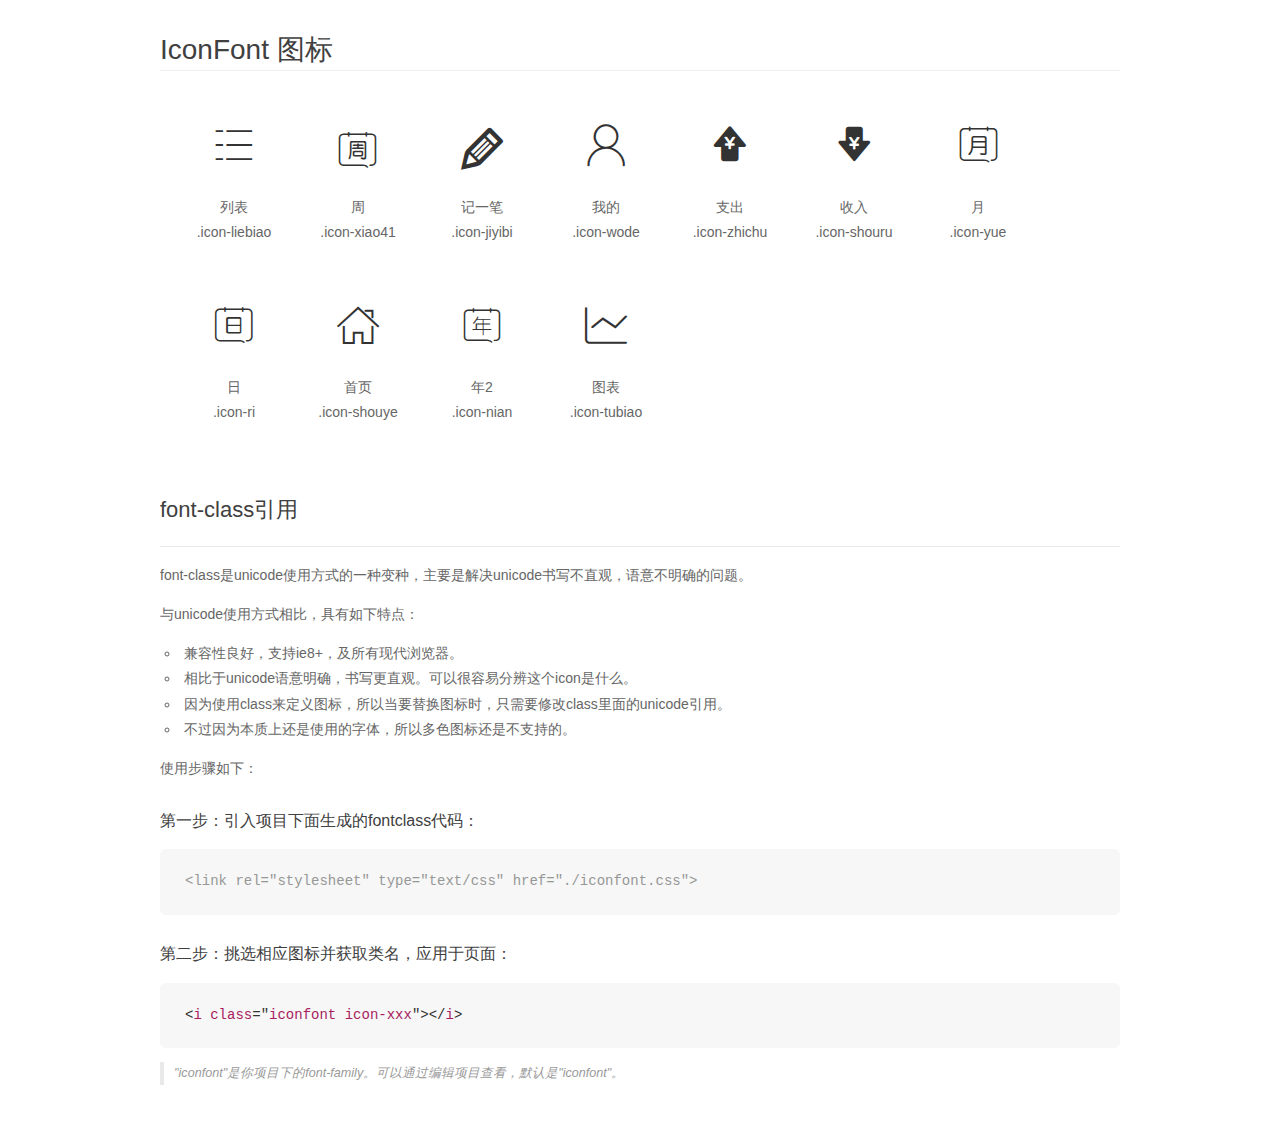
<file: css/iconfont/demo_fontclass.html>
<!DOCTYPE html>
<html>
<head>
    <meta charset="utf-8"/>
    <title>IconFont</title>
    <link rel="stylesheet" href="demo.css">
    <link rel="stylesheet" href="iconfont.css">
</head>
<body>
    <div class="main markdown">
        <h1>IconFont 图标</h1>
        <ul class="icon_lists clear">
            
                <li>
                <i class="icon iconfont icon-liebiao"></i>
                    <div class="name">列表</div>
                    <div class="fontclass">.icon-liebiao</div>
                </li>
            
                <li>
                <i class="icon iconfont icon-xiao41"></i>
                    <div class="name">周</div>
                    <div class="fontclass">.icon-xiao41</div>
                </li>
            
                <li>
                <i class="icon iconfont icon-jiyibi"></i>
                    <div class="name">记一笔</div>
                    <div class="fontclass">.icon-jiyibi</div>
                </li>
            
                <li>
                <i class="icon iconfont icon-wode"></i>
                    <div class="name">我的</div>
                    <div class="fontclass">.icon-wode</div>
                </li>
            
                <li>
                <i class="icon iconfont icon-zhichu"></i>
                    <div class="name">支出</div>
                    <div class="fontclass">.icon-zhichu</div>
                </li>
            
                <li>
                <i class="icon iconfont icon-shouru"></i>
                    <div class="name">收入</div>
                    <div class="fontclass">.icon-shouru</div>
                </li>
            
                <li>
                <i class="icon iconfont icon-yue"></i>
                    <div class="name">月</div>
                    <div class="fontclass">.icon-yue</div>
                </li>
            
                <li>
                <i class="icon iconfont icon-ri"></i>
                    <div class="name">日</div>
                    <div class="fontclass">.icon-ri</div>
                </li>
            
                <li>
                <i class="icon iconfont icon-shouye"></i>
                    <div class="name">首页</div>
                    <div class="fontclass">.icon-shouye</div>
                </li>
            
                <li>
                <i class="icon iconfont icon-nian"></i>
                    <div class="name">年2</div>
                    <div class="fontclass">.icon-nian</div>
                </li>
            
                <li>
                <i class="icon iconfont icon-tubiao"></i>
                    <div class="name">图表</div>
                    <div class="fontclass">.icon-tubiao</div>
                </li>
            
        </ul>

        <h2 id="font-class-">font-class引用</h2>
        <hr>

        <p>font-class是unicode使用方式的一种变种，主要是解决unicode书写不直观，语意不明确的问题。</p>
        <p>与unicode使用方式相比，具有如下特点：</p>
        <ul>
        <li>兼容性良好，支持ie8+，及所有现代浏览器。</li>
        <li>相比于unicode语意明确，书写更直观。可以很容易分辨这个icon是什么。</li>
        <li>因为使用class来定义图标，所以当要替换图标时，只需要修改class里面的unicode引用。</li>
        <li>不过因为本质上还是使用的字体，所以多色图标还是不支持的。</li>
        </ul>
        <p>使用步骤如下：</p>
        <h3 id="-fontclass-">第一步：引入项目下面生成的fontclass代码：</h3>


        <pre><code class="lang-js hljs javascript"><span class="hljs-comment">&lt;link rel="stylesheet" type="text/css" href="./iconfont.css"&gt;</span></code></pre>
        <h3 id="-">第二步：挑选相应图标并获取类名，应用于页面：</h3>
        <pre><code class="lang-css hljs">&lt;<span class="hljs-selector-tag">i</span> <span class="hljs-selector-tag">class</span>="<span class="hljs-selector-tag">iconfont</span> <span class="hljs-selector-tag">icon-xxx</span>"&gt;&lt;/<span class="hljs-selector-tag">i</span>&gt;</code></pre>
        <blockquote>
        <p>"iconfont"是你项目下的font-family。可以通过编辑项目查看，默认是"iconfont"。</p>
        </blockquote>
    </div>
</body>
</html>
</file>
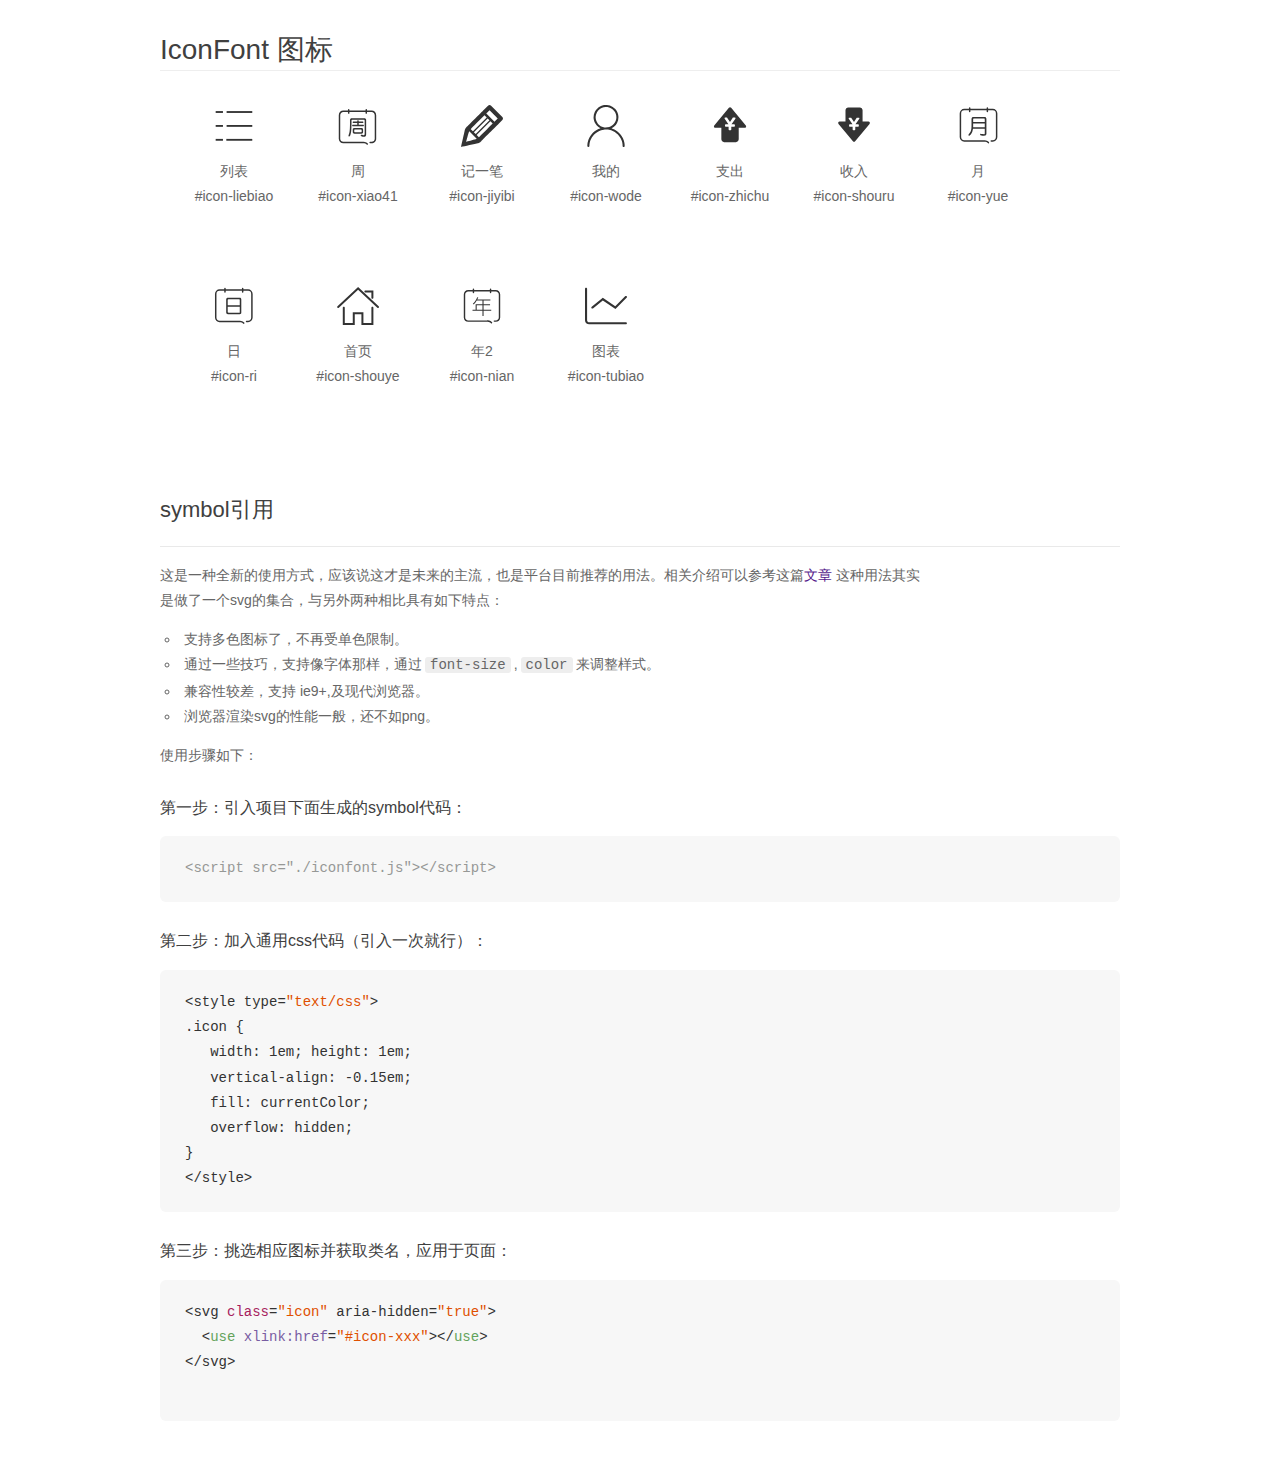
<file: css/iconfont/demo_symbol.html>
<!DOCTYPE html>
<html>
<head>
    <meta charset="utf-8"/>
    <title>IconFont</title>
    <link rel="stylesheet" href="demo.css">
    <script src="iconfont.js"></script>

    <style type="text/css">
        .icon {
          /* 通过设置 font-size 来改变图标大小 */
          width: 1em; height: 1em;
          /* 图标和文字相邻时，垂直对齐 */
          vertical-align: -0.15em;
          /* 通过设置 color 来改变 SVG 的颜色/fill */
          fill: currentColor;
          /* path 和 stroke 溢出 viewBox 部分在 IE 下会显示
             normalize.css 中也包含这行 */
          overflow: hidden;
        }

    </style>
</head>
<body>
    <div class="main markdown">
        <h1>IconFont 图标</h1>
        <ul class="icon_lists clear">
            
                <li>
                    <svg class="icon" aria-hidden="true">
                        <use xlink:href="#icon-liebiao"></use>
                    </svg>
                    <div class="name">列表</div>
                    <div class="fontclass">#icon-liebiao</div>
                </li>
            
                <li>
                    <svg class="icon" aria-hidden="true">
                        <use xlink:href="#icon-xiao41"></use>
                    </svg>
                    <div class="name">周</div>
                    <div class="fontclass">#icon-xiao41</div>
                </li>
            
                <li>
                    <svg class="icon" aria-hidden="true">
                        <use xlink:href="#icon-jiyibi"></use>
                    </svg>
                    <div class="name">记一笔</div>
                    <div class="fontclass">#icon-jiyibi</div>
                </li>
            
                <li>
                    <svg class="icon" aria-hidden="true">
                        <use xlink:href="#icon-wode"></use>
                    </svg>
                    <div class="name">我的</div>
                    <div class="fontclass">#icon-wode</div>
                </li>
            
                <li>
                    <svg class="icon" aria-hidden="true">
                        <use xlink:href="#icon-zhichu"></use>
                    </svg>
                    <div class="name">支出</div>
                    <div class="fontclass">#icon-zhichu</div>
                </li>
            
                <li>
                    <svg class="icon" aria-hidden="true">
                        <use xlink:href="#icon-shouru"></use>
                    </svg>
                    <div class="name">收入</div>
                    <div class="fontclass">#icon-shouru</div>
                </li>
            
                <li>
                    <svg class="icon" aria-hidden="true">
                        <use xlink:href="#icon-yue"></use>
                    </svg>
                    <div class="name">月</div>
                    <div class="fontclass">#icon-yue</div>
                </li>
            
                <li>
                    <svg class="icon" aria-hidden="true">
                        <use xlink:href="#icon-ri"></use>
                    </svg>
                    <div class="name">日</div>
                    <div class="fontclass">#icon-ri</div>
                </li>
            
                <li>
                    <svg class="icon" aria-hidden="true">
                        <use xlink:href="#icon-shouye"></use>
                    </svg>
                    <div class="name">首页</div>
                    <div class="fontclass">#icon-shouye</div>
                </li>
            
                <li>
                    <svg class="icon" aria-hidden="true">
                        <use xlink:href="#icon-nian"></use>
                    </svg>
                    <div class="name">年2</div>
                    <div class="fontclass">#icon-nian</div>
                </li>
            
                <li>
                    <svg class="icon" aria-hidden="true">
                        <use xlink:href="#icon-tubiao"></use>
                    </svg>
                    <div class="name">图表</div>
                    <div class="fontclass">#icon-tubiao</div>
                </li>
            
        </ul>


        <h2 id="symbol-">symbol引用</h2>
        <hr>

        <p>这是一种全新的使用方式，应该说这才是未来的主流，也是平台目前推荐的用法。相关介绍可以参考这篇<a href="">文章</a>
        这种用法其实是做了一个svg的集合，与另外两种相比具有如下特点：</p>
        <ul>
          <li>支持多色图标了，不再受单色限制。</li>
          <li>通过一些技巧，支持像字体那样，通过<code>font-size</code>,<code>color</code>来调整样式。</li>
          <li>兼容性较差，支持 ie9+,及现代浏览器。</li>
          <li>浏览器渲染svg的性能一般，还不如png。</li>
        </ul>
        <p>使用步骤如下：</p>
        <h3 id="-symbol-">第一步：引入项目下面生成的symbol代码：</h3>
        <pre><code class="lang-js hljs javascript"><span class="hljs-comment">&lt;script src="./iconfont.js"&gt;&lt;/script&gt;</span></code></pre>
        <h3 id="-css-">第二步：加入通用css代码（引入一次就行）：</h3>
        <pre><code class="lang-js hljs javascript">&lt;style type=<span class="hljs-string">"text/css"</span>&gt;
.icon {
   width: <span class="hljs-number">1</span>em; height: <span class="hljs-number">1</span>em;
   vertical-align: <span class="hljs-number">-0.15</span>em;
   fill: currentColor;
   overflow: hidden;
}
&lt;<span class="hljs-regexp">/style&gt;</span></code></pre>
        <h3 id="-">第三步：挑选相应图标并获取类名，应用于页面：</h3>
        <pre><code class="lang-js hljs javascript">&lt;svg <span class="hljs-class"><span class="hljs-keyword">class</span></span>=<span class="hljs-string">"icon"</span> aria-hidden=<span class="hljs-string">"true"</span>&gt;<span class="xml"><span class="hljs-tag">
  &lt;<span class="hljs-name">use</span> <span class="hljs-attr">xlink:href</span>=<span class="hljs-string">"#icon-xxx"</span>&gt;</span><span class="hljs-tag">&lt;/<span class="hljs-name">use</span>&gt;</span>
</span>&lt;<span class="hljs-regexp">/svg&gt;
        </span></code></pre>
    </div>
</body>
</html>
</file>
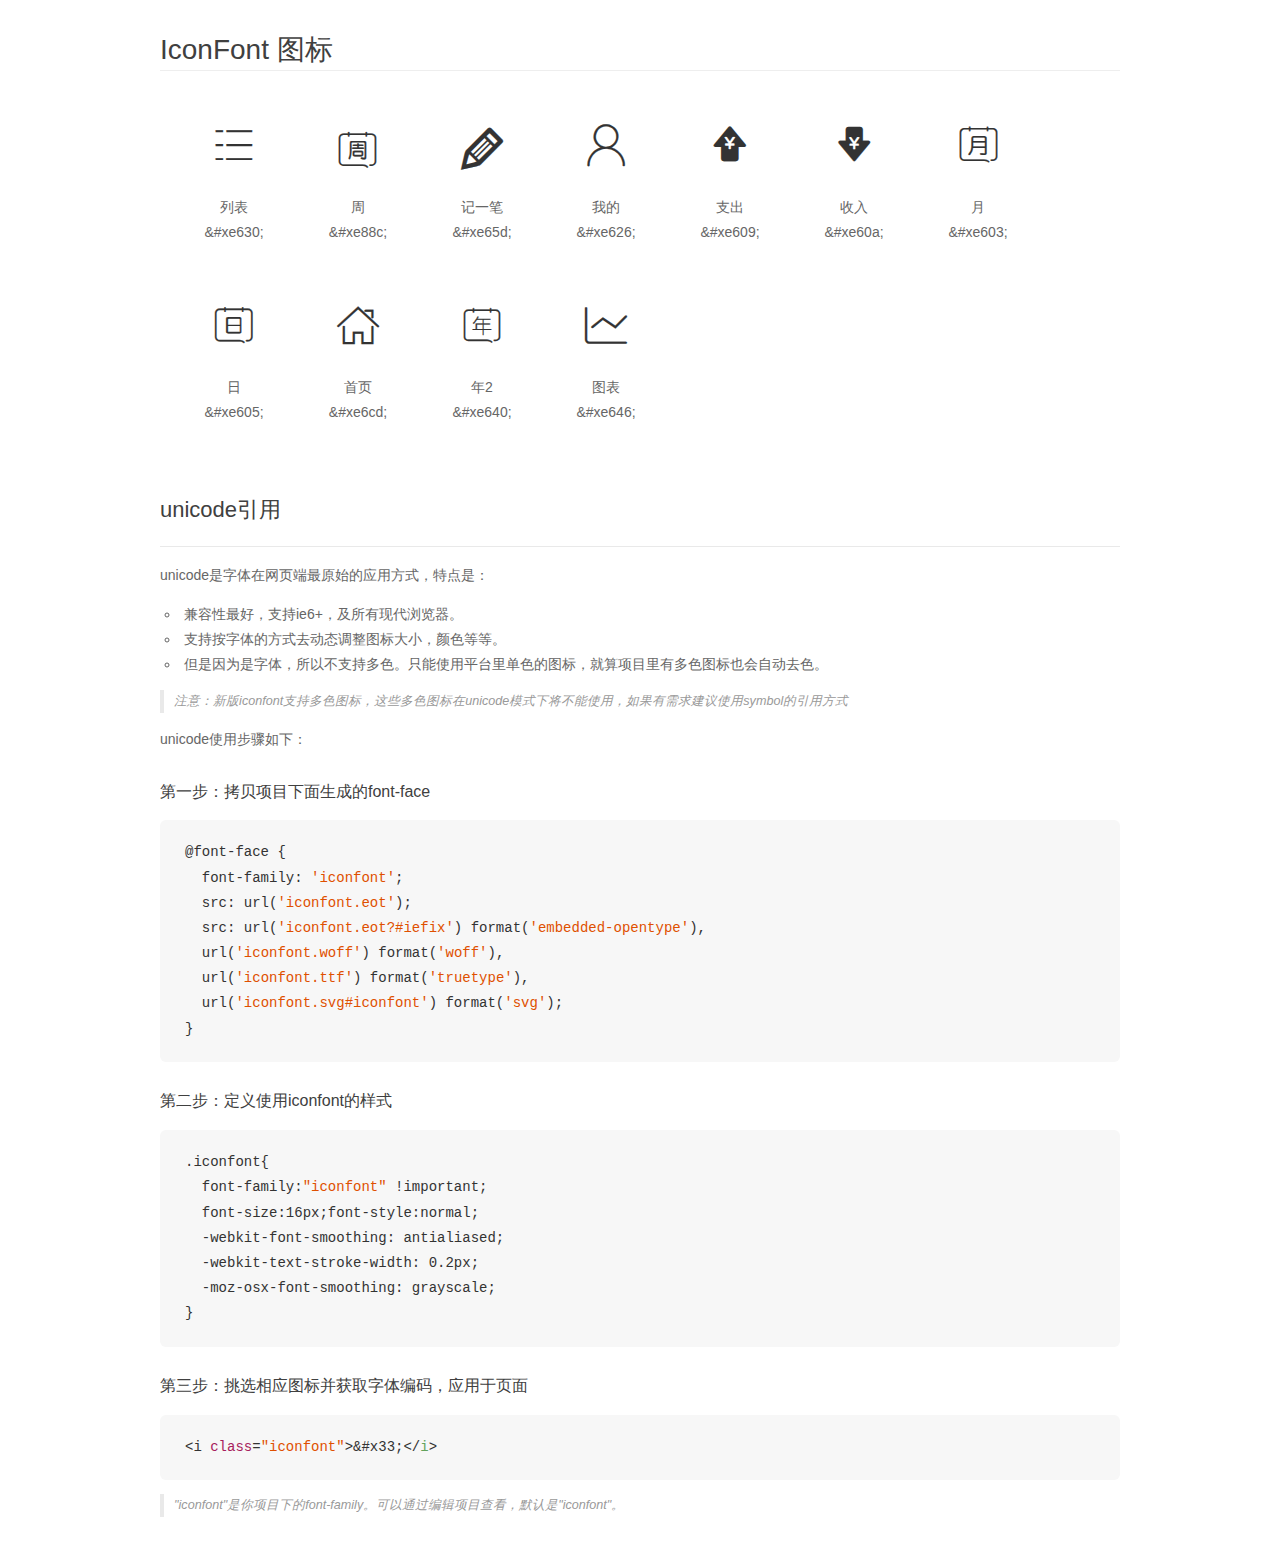
<file: css/iconfont/demo_unicode.html>
<!DOCTYPE html>
<html>
<head>
    <meta charset="utf-8"/>
    <title>IconFont</title>
    <link rel="stylesheet" href="demo.css">

    <style type="text/css">

        @font-face {font-family: "iconfont";
          src: url('iconfont.eot'); /* IE9*/
          src: url('iconfont.eot#iefix') format('embedded-opentype'), /* IE6-IE8 */
          url('iconfont.woff') format('woff'), /* chrome, firefox */
          url('iconfont.ttf') format('truetype'), /* chrome, firefox, opera, Safari, Android, iOS 4.2+*/
          url('iconfont.svg#iconfont') format('svg'); /* iOS 4.1- */
        }

        .iconfont {
          font-family:"iconfont" !important;
          font-size:16px;
          font-style:normal;
          -webkit-font-smoothing: antialiased;
          -webkit-text-stroke-width: 0.2px;
          -moz-osx-font-smoothing: grayscale;
        }

    </style>
</head>
<body>
    <div class="main markdown">
        <h1>IconFont 图标</h1>
        <ul class="icon_lists clear">
            
                <li>
                <i class="icon iconfont">&#xe630;</i>
                    <div class="name">列表</div>
                    <div class="code">&amp;#xe630;</div>
                </li>
            
                <li>
                <i class="icon iconfont">&#xe88c;</i>
                    <div class="name">周</div>
                    <div class="code">&amp;#xe88c;</div>
                </li>
            
                <li>
                <i class="icon iconfont">&#xe65d;</i>
                    <div class="name">记一笔</div>
                    <div class="code">&amp;#xe65d;</div>
                </li>
            
                <li>
                <i class="icon iconfont">&#xe626;</i>
                    <div class="name">我的</div>
                    <div class="code">&amp;#xe626;</div>
                </li>
            
                <li>
                <i class="icon iconfont">&#xe609;</i>
                    <div class="name">支出</div>
                    <div class="code">&amp;#xe609;</div>
                </li>
            
                <li>
                <i class="icon iconfont">&#xe60a;</i>
                    <div class="name">收入</div>
                    <div class="code">&amp;#xe60a;</div>
                </li>
            
                <li>
                <i class="icon iconfont">&#xe603;</i>
                    <div class="name">月</div>
                    <div class="code">&amp;#xe603;</div>
                </li>
            
                <li>
                <i class="icon iconfont">&#xe605;</i>
                    <div class="name">日</div>
                    <div class="code">&amp;#xe605;</div>
                </li>
            
                <li>
                <i class="icon iconfont">&#xe6cd;</i>
                    <div class="name">首页</div>
                    <div class="code">&amp;#xe6cd;</div>
                </li>
            
                <li>
                <i class="icon iconfont">&#xe640;</i>
                    <div class="name">年2</div>
                    <div class="code">&amp;#xe640;</div>
                </li>
            
                <li>
                <i class="icon iconfont">&#xe646;</i>
                    <div class="name">图表</div>
                    <div class="code">&amp;#xe646;</div>
                </li>
            
        </ul>
        <h2 id="unicode-">unicode引用</h2>
        <hr>

        <p>unicode是字体在网页端最原始的应用方式，特点是：</p>
        <ul>
        <li>兼容性最好，支持ie6+，及所有现代浏览器。</li>
        <li>支持按字体的方式去动态调整图标大小，颜色等等。</li>
        <li>但是因为是字体，所以不支持多色。只能使用平台里单色的图标，就算项目里有多色图标也会自动去色。</li>
        </ul>
        <blockquote>
        <p>注意：新版iconfont支持多色图标，这些多色图标在unicode模式下将不能使用，如果有需求建议使用symbol的引用方式</p>
        </blockquote>
        <p>unicode使用步骤如下：</p>
        <h3 id="-font-face">第一步：拷贝项目下面生成的font-face</h3>
        <pre><code class="lang-js hljs javascript">@font-face {
  font-family: <span class="hljs-string">'iconfont'</span>;
  src: url(<span class="hljs-string">'iconfont.eot'</span>);
  src: url(<span class="hljs-string">'iconfont.eot?#iefix'</span>) format(<span class="hljs-string">'embedded-opentype'</span>),
  url(<span class="hljs-string">'iconfont.woff'</span>) format(<span class="hljs-string">'woff'</span>),
  url(<span class="hljs-string">'iconfont.ttf'</span>) format(<span class="hljs-string">'truetype'</span>),
  url(<span class="hljs-string">'iconfont.svg#iconfont'</span>) format(<span class="hljs-string">'svg'</span>);
}
</code></pre>
        <h3 id="-iconfont-">第二步：定义使用iconfont的样式</h3>
        <pre><code class="lang-js hljs javascript">.iconfont{
  font-family:<span class="hljs-string">"iconfont"</span> !important;
  font-size:<span class="hljs-number">16</span>px;font-style:normal;
  -webkit-font-smoothing: antialiased;
  -webkit-text-stroke-width: <span class="hljs-number">0.2</span>px;
  -moz-osx-font-smoothing: grayscale;
}
</code></pre>
        <h3 id="-">第三步：挑选相应图标并获取字体编码，应用于页面</h3>
        <pre><code class="lang-js hljs javascript">&lt;i <span class="hljs-class"><span class="hljs-keyword">class</span></span>=<span class="hljs-string">"iconfont"</span>&gt;&amp;#x33;<span class="xml"><span class="hljs-tag">&lt;/<span class="hljs-name">i</span>&gt;</span></span></code></pre>

        <blockquote>
        <p>"iconfont"是你项目下的font-family。可以通过编辑项目查看，默认是"iconfont"。</p>
        </blockquote>
    </div>


</body>
</html>
</file>
<file: css/iconfont/iconfont.css>
@font-face {font-family: "iconfont";
  src: url('iconfont.eot?t=1507536356721'); /* IE9*/
  src: url('iconfont.eot?t=1507536356721#iefix') format('embedded-opentype'), /* IE6-IE8 */
  url('[data-uri]') format('woff'),
  url('iconfont.ttf?t=1507536356721') format('truetype'), /* chrome, firefox, opera, Safari, Android, iOS 4.2+*/
  url('iconfont.svg?t=1507536356721#iconfont') format('svg'); /* iOS 4.1- */
}

.iconfont {
  font-family:"iconfont" !important;
  font-size:16px;
  font-style:normal;
  -webkit-font-smoothing: antialiased;
  -moz-osx-font-smoothing: grayscale;
}

.icon-liebiao:before { content: "\e630"; }

.icon-xiao41:before { content: "\e88c"; }

.icon-jiyibi:before { content: "\e65d"; }

.icon-wode:before { content: "\e626"; }

.icon-zhichu:before { content: "\e609"; }

.icon-shouru:before { content: "\e60a"; }

.icon-yue:before { content: "\e603"; }

.icon-ri:before { content: "\e605"; }

.icon-shouye:before { content: "\e6cd"; }

.icon-nian:before { content: "\e640"; }

.icon-tubiao:before { content: "\e646"; }
</file>
<file: css/iconfont/demo.css>
*{margin: 0;padding: 0;list-style: none;}
/*
KISSY CSS Reset
理念：1. reset 的目的不是清除浏览器的默认样式，这仅是部分工作。清除和重置是紧密不可分的。
2. reset 的目的不是让默认样式在所有浏览器下一致，而是减少默认样式有可能带来的问题。
3. reset 期望提供一套普适通用的基础样式。但没有银弹，推荐根据具体需求，裁剪和修改后再使用。
特色：1. 适应中文；2. 基于最新主流浏览器。
维护：玉伯<lifesinger@gmail.com>, 正淳<ragecarrier@gmail.com>
 */

/** 清除内外边距 **/
body, h1, h2, h3, h4, h5, h6, hr, p, blockquote, /* structural elements 结构元素 */
dl, dt, dd, ul, ol, li, /* list elements 列表元素 */
pre, /* text formatting elements 文本格式元素 */
form, fieldset, legend, button, input, textarea, /* form elements 表单元素 */
th, td /* table elements 表格元素 */ {
  margin: 0;
  padding: 0;
}

/** 设置默认字体 **/
body,
button, input, select, textarea /* for ie */ {
  font: 12px/1.5 tahoma, arial, \5b8b\4f53, sans-serif;
}
h1, h2, h3, h4, h5, h6 { font-size: 100%; }
address, cite, dfn, em, var { font-style: normal; } /* 将斜体扶正 */
code, kbd, pre, samp { font-family: courier new, courier, monospace; } /* 统一等宽字体 */
small { font-size: 12px; } /* 小于 12px 的中文很难阅读，让 small 正常化 */

/** 重置列表元素 **/
ul, ol { list-style: none; }

/** 重置文本格式元素 **/
a { text-decoration: none; }
a:hover { text-decoration: underline; }


/** 重置表单元素 **/
legend { color: #000; } /* for ie6 */
fieldset, img { border: 0; } /* img 搭车：让链接里的 img 无边框 */
button, input, select, textarea { font-size: 100%; } /* 使得表单元素在 ie 下能继承字体大小 */
/* 注：optgroup 无法扶正 */

/** 重置表格元素 **/
table { border-collapse: collapse; border-spacing: 0; }

/* 清除浮动 */
.ks-clear:after, .clear:after {
  content: '\20';
  display: block;
  height: 0;
  clear: both;
}
.ks-clear, .clear {
  *zoom: 1;
}

.main {
  padding: 30px 100px;
width: 960px;
margin: 0 auto;
}
.main h1{font-size:36px; color:#333; text-align:left;margin-bottom:30px; border-bottom: 1px solid #eee;}

.helps{margin-top:40px;}
.helps pre{
  padding:20px;
  margin:10px 0;
  border:solid 1px #e7e1cd;
  background-color: #fffdef;
  overflow: auto;
}

.icon_lists{
  width: 100% !important;

}

.icon_lists li{
  float:left;
  width: 100px;
  height:180px;
  text-align: center;
  list-style: none !important;
}
.icon_lists .icon{
  font-size: 42px;
  line-height: 100px;
  margin: 10px 0;
  color:#333;
  -webkit-transition: font-size 0.25s ease-out 0s;
  -moz-transition: font-size 0.25s ease-out 0s;
  transition: font-size 0.25s ease-out 0s;

}
.icon_lists .icon:hover{
  font-size: 100px;
}



.markdown {
  color: #666;
  font-size: 14px;
  line-height: 1.8;
}

.highlight {
  line-height: 1.5;
}

.markdown img {
  vertical-align: middle;
  max-width: 100%;
}

.markdown h1 {
  color: #404040;
  font-weight: 500;
  line-height: 40px;
  margin-bottom: 24px;
}

.markdown h2,
.markdown h3,
.markdown h4,
.markdown h5,
.markdown h6 {
  color: #404040;
  margin: 1.6em 0 0.6em 0;
  font-weight: 500;
  clear: both;
}

.markdown h1 {
  font-size: 28px;
}

.markdown h2 {
  font-size: 22px;
}

.markdown h3 {
  font-size: 16px;
}

.markdown h4 {
  font-size: 14px;
}

.markdown h5 {
  font-size: 12px;
}

.markdown h6 {
  font-size: 12px;
}

.markdown hr {
  height: 1px;
  border: 0;
  background: #e9e9e9;
  margin: 16px 0;
  clear: both;
}

.markdown p,
.markdown pre {
  margin: 1em 0;
}

.markdown > p,
.markdown > blockquote,
.markdown > .highlight,
.markdown > ol,
.markdown > ul {
  width: 80%;
}

.markdown ul > li {
  list-style: circle;
}

.markdown > ul li,
.markdown blockquote ul > li {
  margin-left: 20px;
  padding-left: 4px;
}

.markdown > ul li p,
.markdown > ol li p {
  margin: 0.6em 0;
}

.markdown ol > li {
  list-style: decimal;
}

.markdown > ol li,
.markdown blockquote ol > li {
  margin-left: 20px;
  padding-left: 4px;
}

.markdown code {
  margin: 0 3px;
  padding: 0 5px;
  background: #eee;
  border-radius: 3px;
}

.markdown pre {
  border-radius: 6px;
  background: #f7f7f7;
  padding: 20px;
}

.markdown pre code {
  border: none;
  background: #f7f7f7;
  margin: 0;
}

.markdown strong,
.markdown b {
  font-weight: 600;
}

.markdown > table {
  border-collapse: collapse;
  border-spacing: 0px;
  empty-cells: show;
  border: 1px solid #e9e9e9;
  width: 95%;
  margin-bottom: 24px;
}

.markdown > table th {
  white-space: nowrap;
  color: #333;
  font-weight: 600;

}

.markdown > table th,
.markdown > table td {
  border: 1px solid #e9e9e9;
  padding: 8px 16px;
  text-align: left;
}

.markdown > table th {
  background: #F7F7F7;
}

.markdown blockquote {
  font-size: 90%;
  color: #999;
  border-left: 4px solid #e9e9e9;
  padding-left: 0.8em;
  margin: 1em 0;
  font-style: italic;
}

.markdown blockquote p {
  margin: 0;
}

.markdown .anchor {
  opacity: 0;
  transition: opacity 0.3s ease;
  margin-left: 8px;
}

.markdown .waiting {
  color: #ccc;
}

.markdown h1:hover .anchor,
.markdown h2:hover .anchor,
.markdown h3:hover .anchor,
.markdown h4:hover .anchor,
.markdown h5:hover .anchor,
.markdown h6:hover .anchor {
  opacity: 1;
  display: inline-block;
}

.markdown > br,
.markdown > p > br {
  clear: both;
}


.hljs {
  display: block;
  background: white;
  padding: 0.5em;
  color: #333333;
  overflow-x: auto;
}

.hljs-comment,
.hljs-meta {
  color: #969896;
}

.hljs-string,
.hljs-variable,
.hljs-template-variable,
.hljs-strong,
.hljs-emphasis,
.hljs-quote {
  color: #df5000;
}

.hljs-keyword,
.hljs-selector-tag,
.hljs-type {
  color: #a71d5d;
}

.hljs-literal,
.hljs-symbol,
.hljs-bullet,
.hljs-attribute {
  color: #0086b3;
}

.hljs-section,
.hljs-name {
  color: #63a35c;
}

.hljs-tag {
  color: #333333;
}

.hljs-title,
.hljs-attr,
.hljs-selector-id,
.hljs-selector-class,
.hljs-selector-attr,
.hljs-selector-pseudo {
  color: #795da3;
}

.hljs-addition {
  color: #55a532;
  background-color: #eaffea;
}

.hljs-deletion {
  color: #bd2c00;
  background-color: #ffecec;
}

.hljs-link {
  text-decoration: underline;
}

pre{
  background: #fff;
}
</file>
